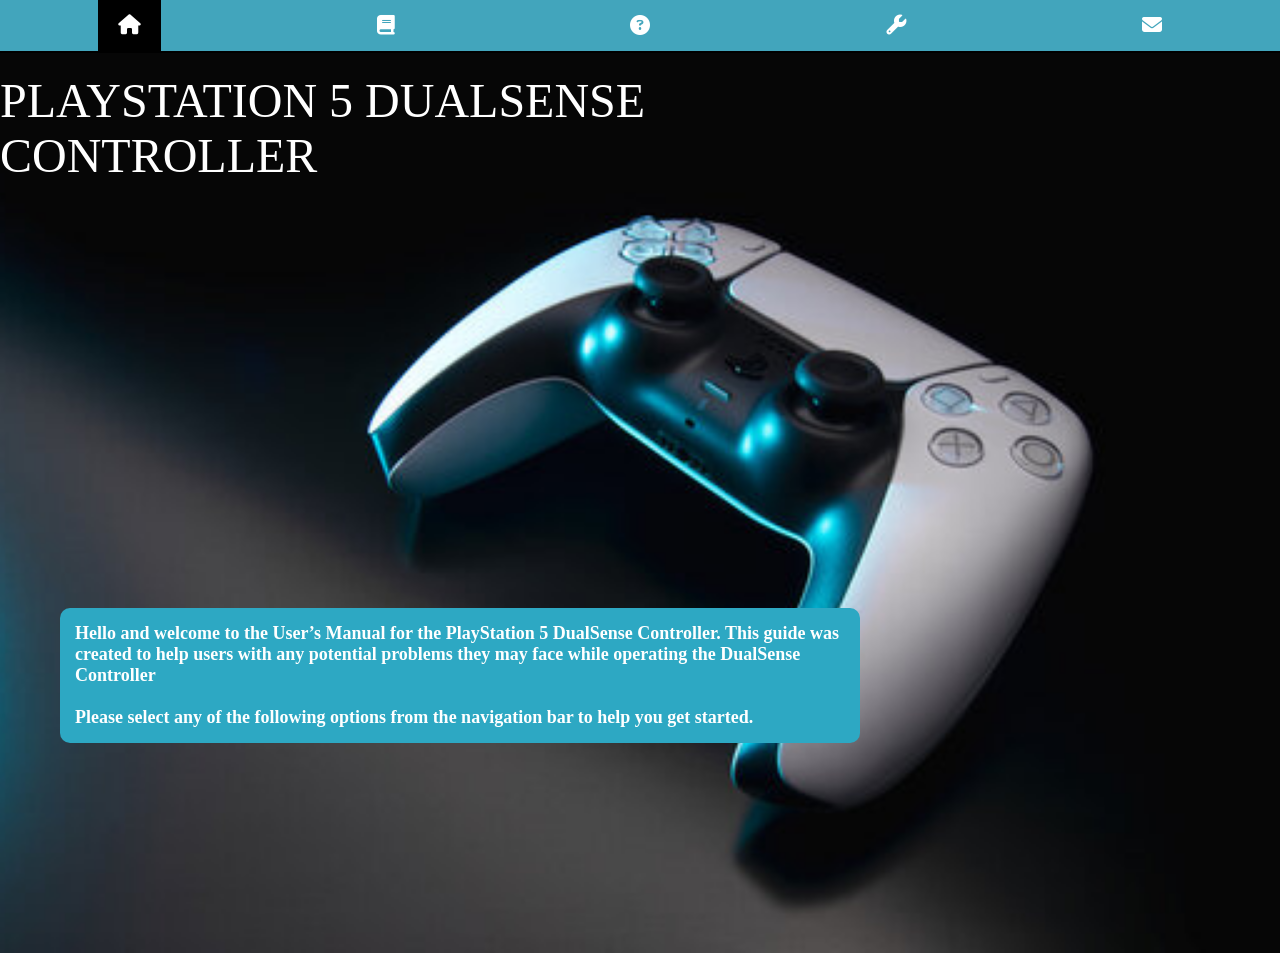
<file: index.html>
<!DOCTYPE html>
<html>
    <head>
        <title>Home Page</title>
        <link rel="stylesheet" href="styles.css">
        <link rel="stylesheet" href="https://cdnjs.cloudflare.com/ajax/libs/font-awesome/6.5.0/css/all.min.css">
    </head>
    <body>
         <div class="topnav">
            <a class="active" href="index.html"><i class="fa-solid fa-house"></i></a>
            <a href="user_guide.html"><i class="fa-solid fa-book"></i></a>
            <a href="FAQ.html"><i class="fa-solid fa-circle-question"></i></a>
            <a href="troubleshoot.html"><i class="fa-solid fa-wrench"></i></a>
            <a href="contact.html"><i class="fa-solid fa-envelope"></i></a>
        </div>
        <div class="hero_image" aria-label="Picture of a Playstation5 Controller">
            <div class="hero_title">
                <p class = "home_title">PLAYSTATION 5 DUALSENSE CONTROLLER</p>
            </div>
                <div class="hero_p">
                    <p><strong>Hello and welcome to the User’s Manual for the PlayStation 5 DualSense Controller. 
                        This guide was created to help users with any potential problems they may face while operating the DualSense Controller
                    </p></strong>
                    <p><strong>
                        <br>
                        Please select any of the following options from the navigation bar to help you get started.
                    </strong></p>
                </div>
                
            
        </div>


    </body>
</html>
</file>
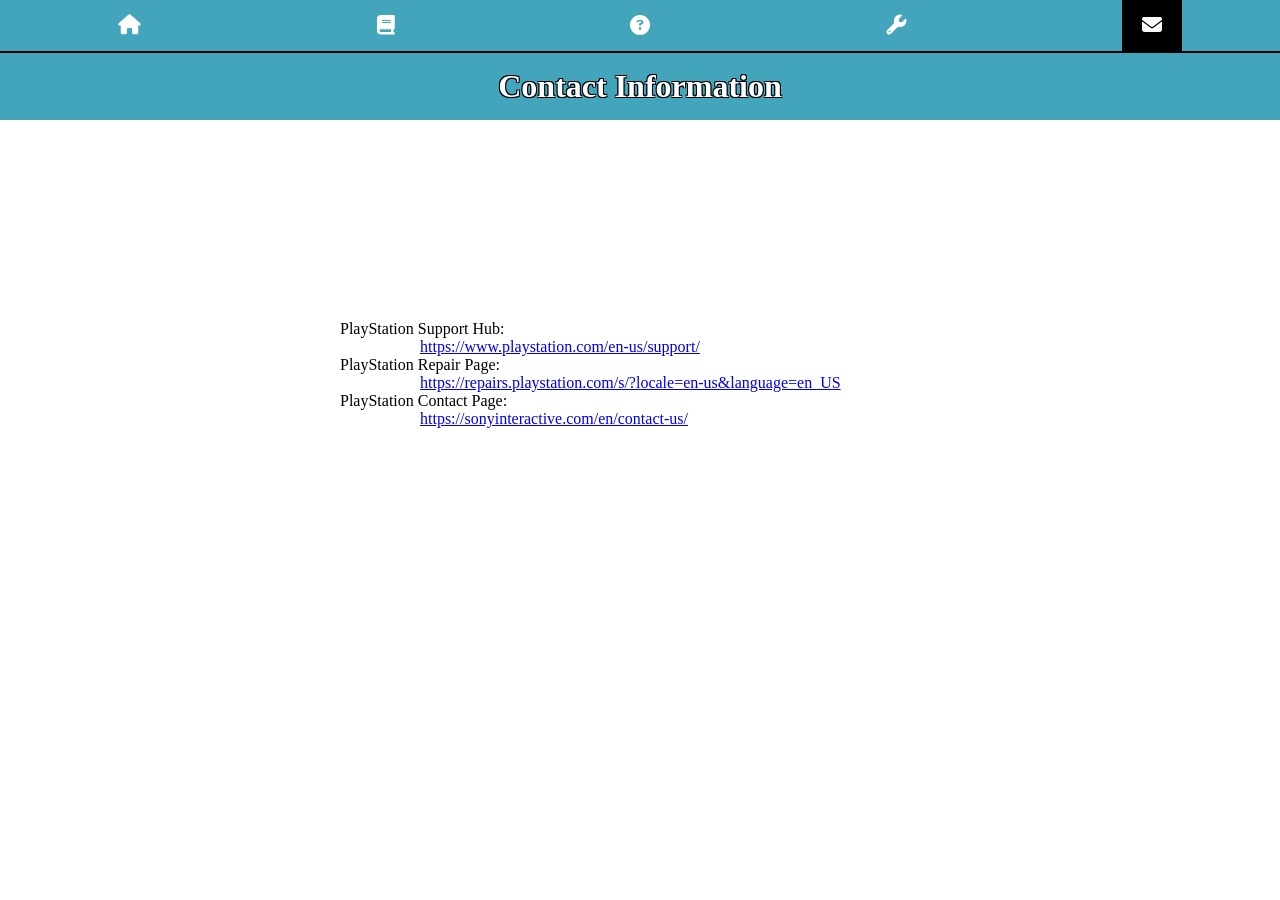
<file: contact.html>
<!DOCTYPE html>
<html>
<head>
    <title>Contact Info</title>
    <link rel="stylesheet" href="styles.css">
    <link rel="stylesheet" href="https://cdnjs.cloudflare.com/ajax/libs/font-awesome/6.5.0/css/all.min.css">
</head>

<body>

    <div class="topnav">
        <a href="index.html"><i class="fa-solid fa-house"></i></a>
        <a href="user_guide.html"><i class="fa-solid fa-book"></i></a>
        <a href="FAQ.html"><i class="fa-solid fa-circle-question"></i></a>
        <a href="troubleshoot.html"><i class="fa-solid fa-wrench"></i></a>
        <a class="active" href="#contact.html"><i class="fa-solid fa-envelope"></i></a>
    </div>

    <h1>Contact Information</h1>
    
    <div class="container_contact">
    
    <!-- LEFT: TEXT -->
    <div class="contact_text">
      
        <p>PlayStation Support Hub: </p>
        <p style="text-indent: 5em;"><a href="https://www.playstation.com/en-us/support/">https://www.playstation.com/en-us/support/</a>
        <p>PlayStation Repair Page: </p>
        <p style="text-indent: 5em;"><a href="https://repairs.playstation.com/s/?locale=en-us&language=en_US">https://repairs.playstation.com/s/?locale=en-us&language=en_US</a>
        <p>PlayStation Contact Page: </p>
        <p style="text-indent: 5em;"><a href="https://sonyinteractive.com/en/contact-us/">https://sonyinteractive.com/en/contact-us/</a>
        
    </div>
    </div>
</body>
</html>
</file>
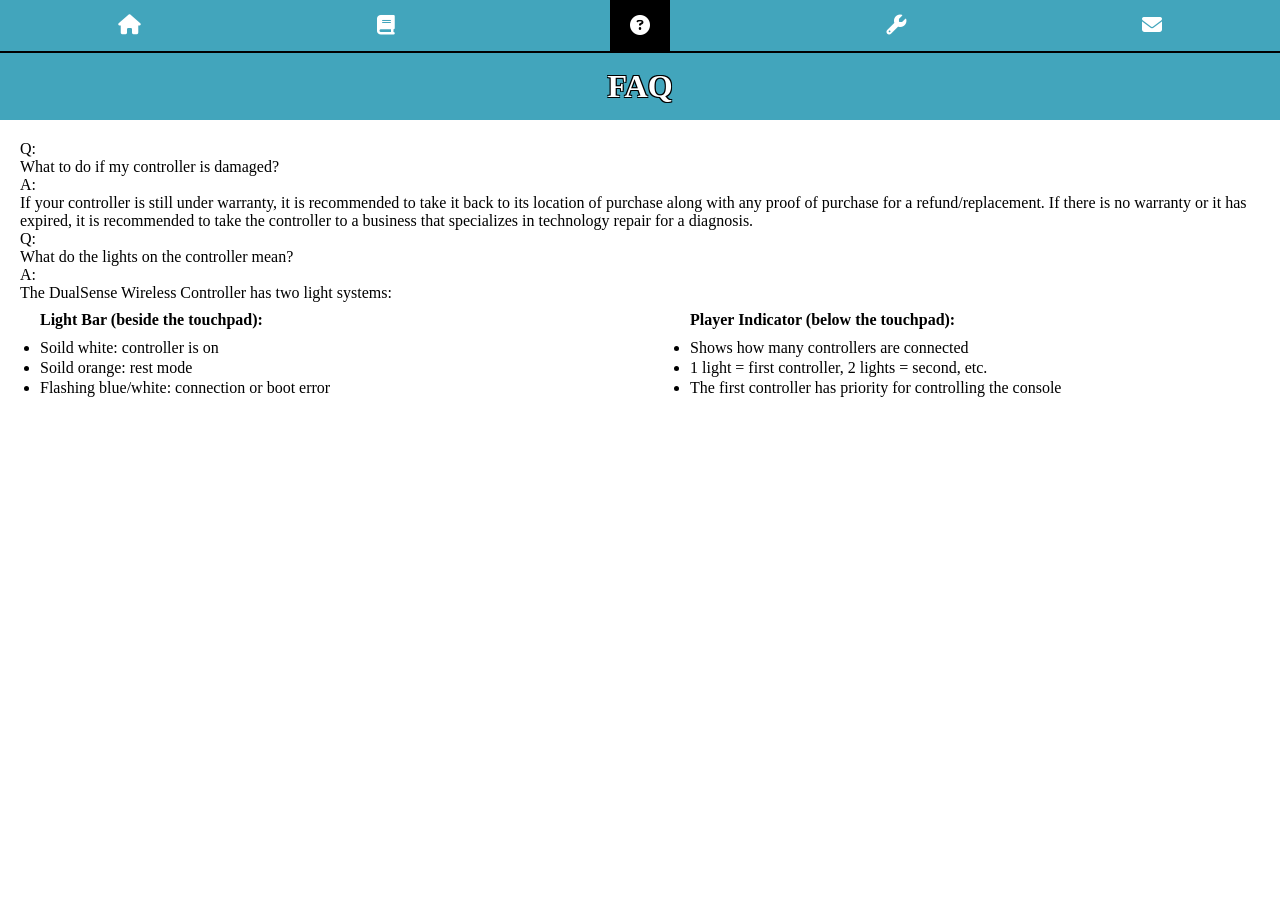
<file: FAQ.html>
<!DOCTYPE html>
<html>
<head>
  <title>FAQ</title>
  <link rel="stylesheet" href="styles.css">
  <link rel="stylesheet" href="https://cdnjs.cloudflare.com/ajax/libs/font-awesome/6.5.0/css/all.min.css">
</head>

<body>

  <!-- NAVIGATION BAR-->
  <div class="topnav">
        <a href="index.html"><i class="fa-solid fa-house"></i></a>
        <a href="user_guide.html"><i class="fa-solid fa-book"></i></a>
        <a class="active" href="FAQ.html"><i class="fa-solid fa-circle-question"></i></a>
        <a href="troubleshoot.html"><i class="fa-solid fa-wrench"></i></a>
        <a href="contact.html"><i class="fa-solid fa-envelope"></i></a>
    </div>

  <h1>FAQ</h1>

  <div class="faq-section">

    <p class="qa-label">Q:</p>
    <p class="qa-text">What to do if my controller is damaged?</p>

    <p class="qa-label">A:</p>
    <p class="qa-text">
      If your controller is still under warranty, it is recommended to take it back to its location of purchase along with any proof of purchase for a refund/replacement. If there is no warranty or it has expired, it is recommended to take the controller to a business that specializes in technology repair for a diagnosis.
    </p>

    <p class="qa-label">Q:</p>
    <p class="qa-text">What do the lights on the controller mean?</p>

    <p class="qa-label">A:</p>
    <p class="qa-text">The DualSense Wireless Controller has two light systems:</p>

    <div class="container">

      <div class="text">
        <p><strong>Light Bar (beside the touchpad):</strong></p>
        <ul class="user_list">
          <li>Soild white: controller is on</li>
          <li>Soild orange: rest mode</li>
          <li>Flashing blue/white: connection or boot error</li>
        </ul>
      </div>

      <div class="text">
        <p><strong>Player Indicator (below the touchpad):</strong></p>
        <ul class="user_list">
          <li>Shows how many controllers are connected</li>
          <li>1 light = first controller, 2 lights = second, etc.</li>
          <li>The first controller has priority for controlling the console</li>
        </ul>
      </div>
    </div>
  </div>
  
</body>
</html>
</file>
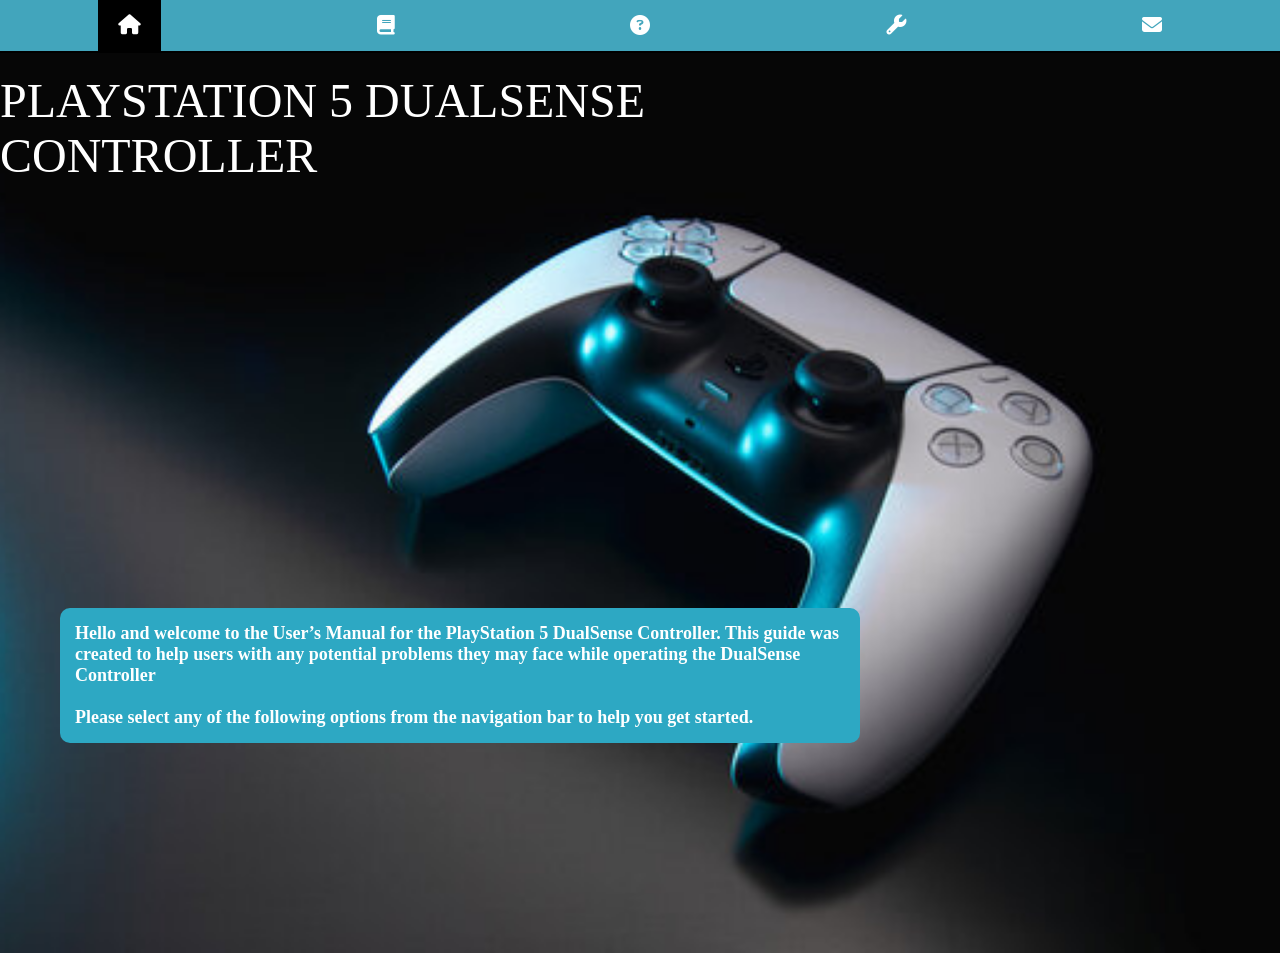
<file: home_page.html>
<!DOCTYPE html>
<html>
    <head>
        <title>Home Page</title>
        <link rel="stylesheet" href="styles.css">
        <link rel="stylesheet" href="https://cdnjs.cloudflare.com/ajax/libs/font-awesome/6.5.0/css/all.min.css">
    </head>
    <body>
         <div class="topnav">
            <a class="active" href="home_page.html"><i class="fa-solid fa-house"></i></a>
            <a href="user_guide.html"><i class="fa-solid fa-book"></i></a>
            <a href="FAQ.html"><i class="fa-solid fa-circle-question"></i></a>
            <a href="troubleshoot.html"><i class="fa-solid fa-wrench"></i></a>
            <a href="contact.html"><i class="fa-solid fa-envelope"></i></a>
        </div>
        <div class="hero_image">
            <div class="hero_title">
                <p class = "home_title">PLAYSTATION 5 DUALSENSE CONTROLLER</p>
            </div>
                <div class="hero_p">
                    <p><strong>Hello and welcome to the User’s Manual for the PlayStation 5 DualSense Controller. 
                        This guide was created to help users with any potential problems they may face while operating the DualSense Controller
                    </p></strong>
                    <p><strong>
                        <br>
                        Please select any of the following options from the navigation bar to help you get started.
                    </strong></p>
                </div>
                
            
        </div>


    </body>
</html>
</file>
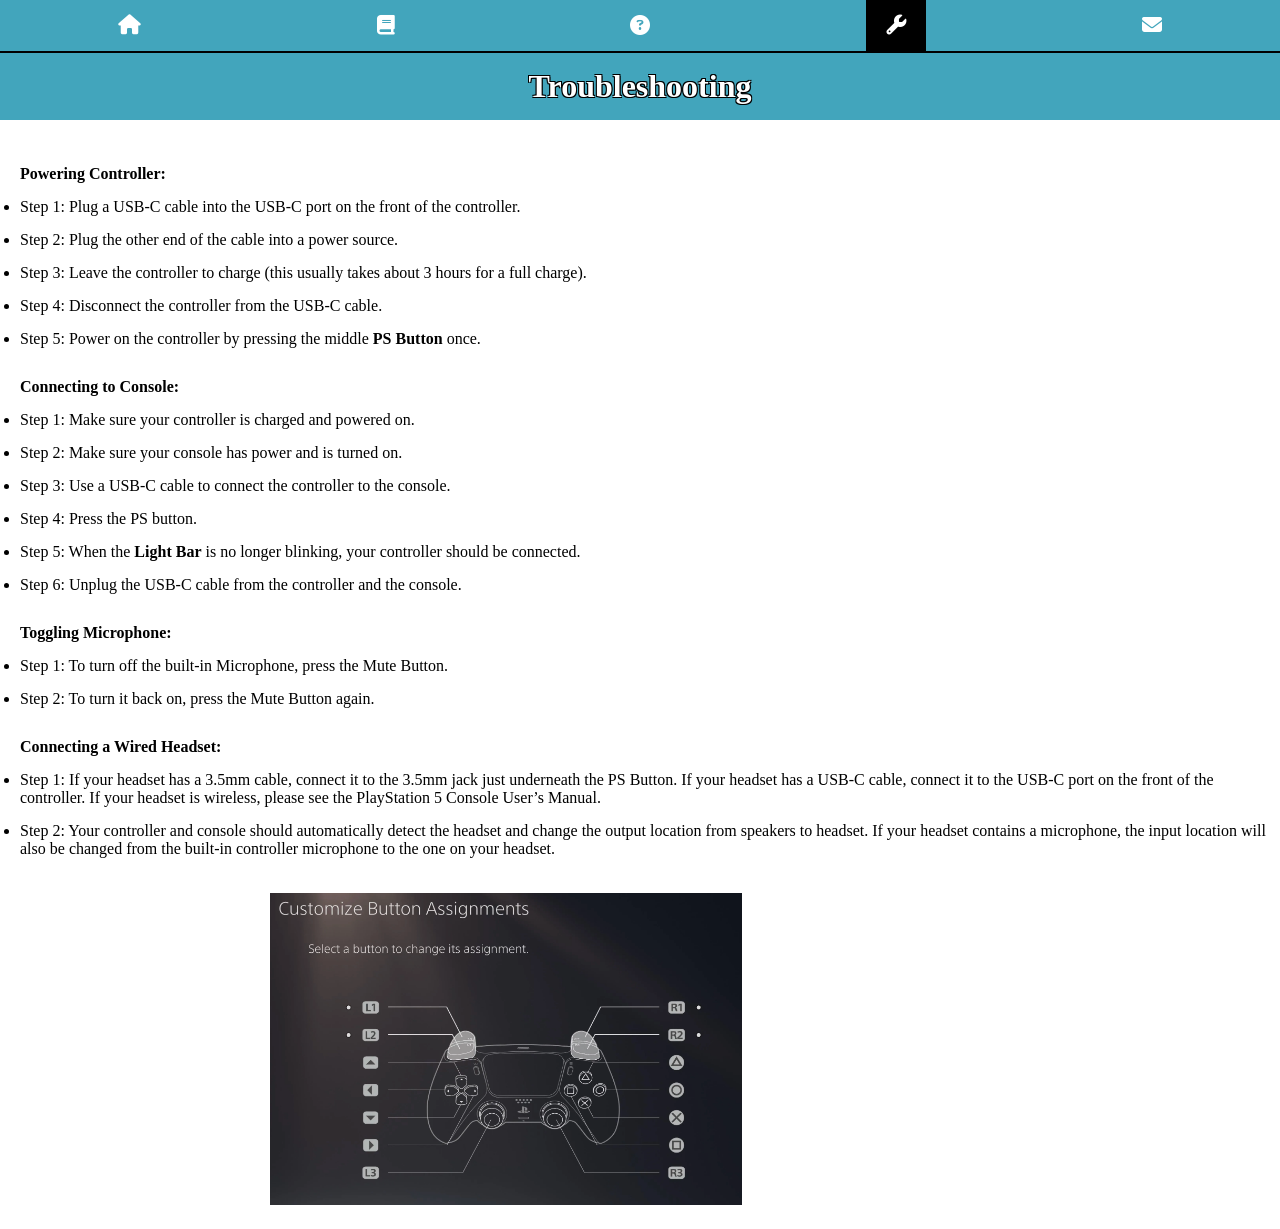
<file: troubleshoot.html>
<!DOCTYPE html>
<html>
<head>
	<title>Troubleshooting</title>
	<link rel="stylesheet" href="styles.css">
	<link rel="stylesheet" href="https://cdnjs.cloudflare.com/ajax/libs/font-awesome/6.5.0/css/all.min.css">
</head>

<body>


    <div class="topnav">
        <a href="index.html"><i class="fa-solid fa-house"></i></a>
        <a href="user_guide.html"><i class="fa-solid fa-book"></i></a>
        <a href="FAQ.html"><i class="fa-solid fa-circle-question"></i></a>
        <a class="active" href="troubleshoot.html"><i class="fa-solid fa-wrench"></i></a>
        <a href="contact.html"><i class="fa-solid fa-envelope"></i></a>
    </div>


    <h1>Troubleshooting</h1>

    <div class="troubleshooting-section">
        


        <p><strong>Powering Controller:</strong></p>
          <ul class="user_list">
            <li>Step 1: Plug a USB-C cable into the USB-C port on the front of the controller.</li>
            <li>Step 2: Plug the other end of the cable into a power source. </li>
            <li>Step 3: Leave the controller to charge (this usually takes about 3 hours for a full charge). </li>
	          <li>Step 4: Disconnect the controller from the USB-C cable. </li>
	          <li>Step 5: Power on the controller by pressing the middle <b>PS Button</b> once. </li>
          </ul>

        <p><strong>Connecting to Console:</strong> </p>
          <ul class="user_list">
            <li>Step 1: Make sure your controller is charged and powered on.</li>
            <li>Step 2: Make sure your console has power and is turned on. </li>
            <li>Step 3: Use a USB-C cable to connect the controller to the console. </li>
            <li>Step 4: Press the PS button. </li>
            <li>Step 5: When the <b>Light Bar</b> is no longer blinking, your controller should be connected. </li>
            <li>Step 6: Unplug the USB-C cable from the controller and the console. </li>
      </ul>
  
        <p><strong>Toggling Microphone: </strong></p>
          <ul class="user_list">
            <li>Step 1: To turn off the built-in Microphone, press the Mute Button. </li>
            <li>Step 2:  To turn it back on, press the Mute Button again. </li>
          </ul>
  
       <p><strong>Connecting a Wired Headset: </strong></p>
        <ul class = "user_list">
            <li>Step 1: If your headset has a 3.5mm cable, connect it to the 3.5mm jack just underneath the PS Button. If your headset has a USB-C cable, 
            connect it to the USB-C port on the front of the controller. If your headset is wireless, please see the PlayStation 5 Console User’s Manual. </li>
            <li>Step 2: Your controller and console should automatically detect the headset and change the output location from speakers to headset. 
            If your headset contains a microphone, the input location will also be changed from the built-in controller microphone to the one on your headset.</li>
        </ul>
    </div>

      <img class = "trouble-image" src="controller_layout.png" alt="PS5 Controller Button Assignment">
    </body>
</html>
</file>
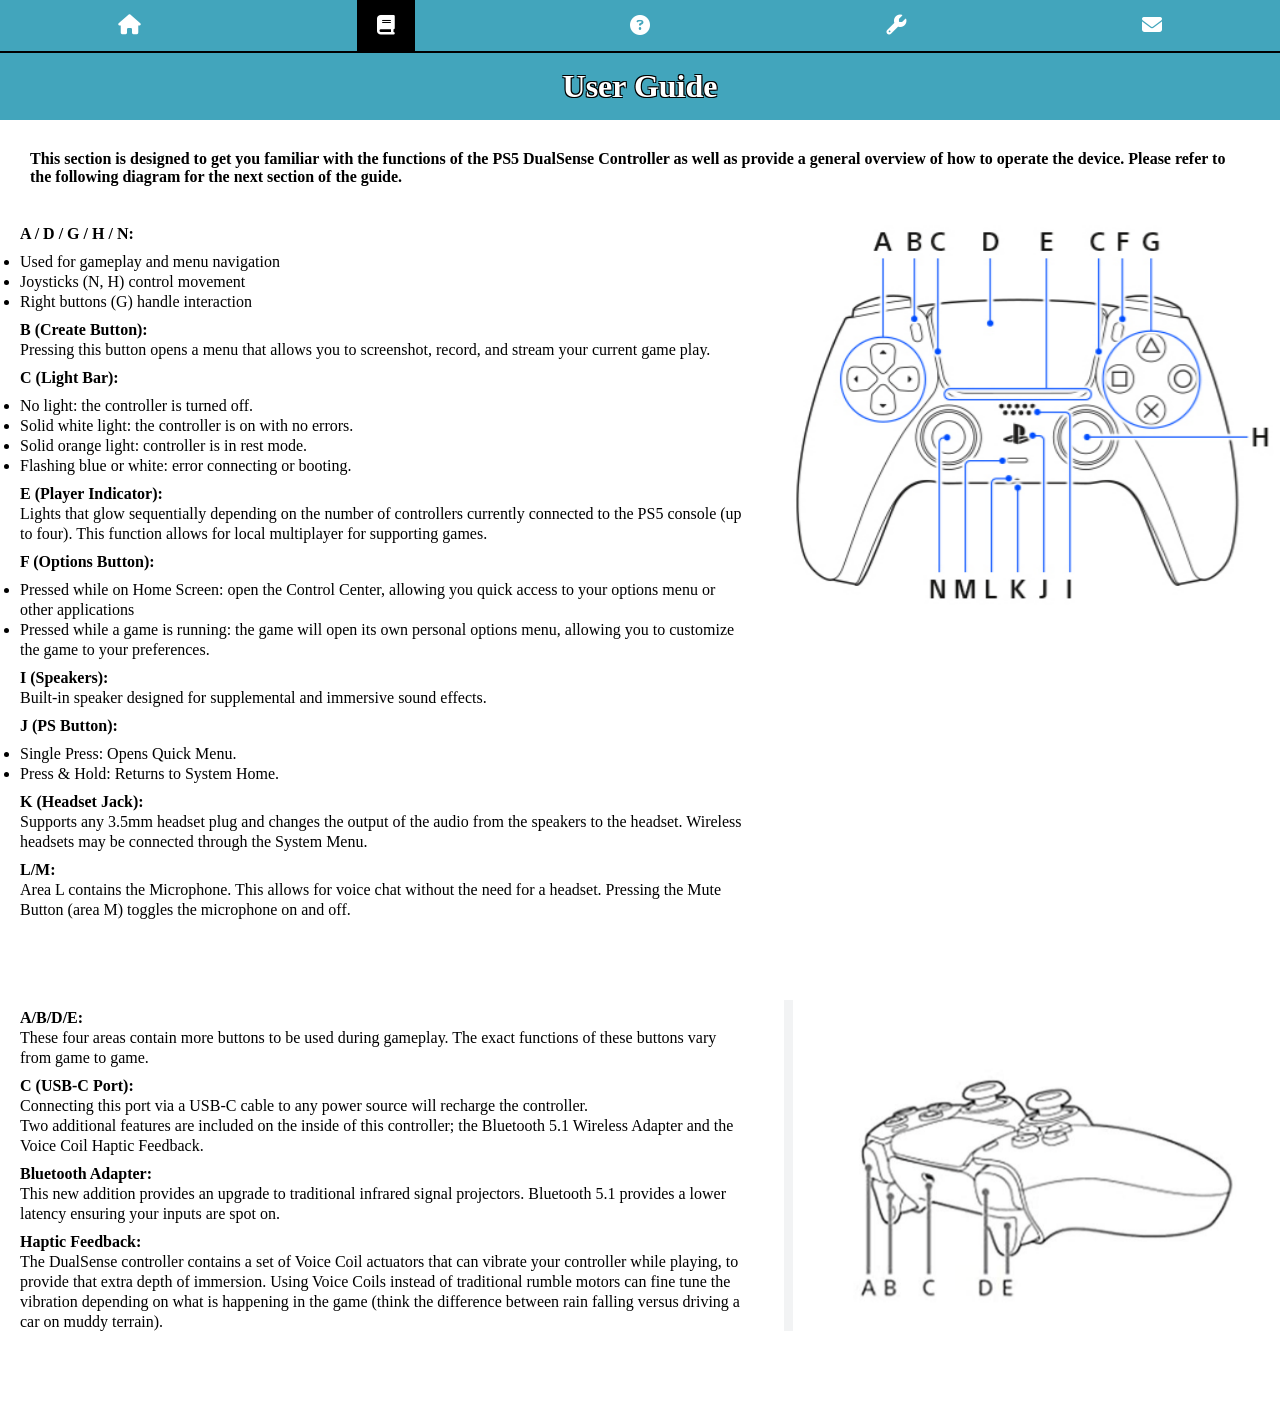
<file: user_guide.html>
<!DOCTYPE html>
<html>
<head>
    <title>User Guide</title>
    <link rel="stylesheet" href="styles.css">
    <link rel="stylesheet" href="https://cdnjs.cloudflare.com/ajax/libs/font-awesome/6.5.0/css/all.min.css">
</head>

<body>

    <div class="topnav">
        <a href="index.html"><i class="fa-solid fa-house"></i></a>
        <a class="active" href="user_guide.html"><i class="fa-solid fa-book"></i></a>
        <a href="FAQ.html"><i class="fa-solid fa-circle-question"></i></a>
        <a href="troubleshoot.html"><i class="fa-solid fa-wrench"></i></a>
        <a href="contact.html"><i class="fa-solid fa-envelope"></i></a>
    </div>

    <h1>User Guide</h1>
    <p class = "guide_bold">
        <b>
        This section is designed to get you familiar with the functions of the PS5 DualSense Controller as well as provide a general overview of how to operate the device. Please refer to the following diagram for the next section of the guide.
        </b>
    </p>

    <div class="container">
    
    <!-- LEFT: TEXT -->
    <div class="text">
        
        <p><strong>A / D / G / H / N: </strong></p>
        <ul class="user_list">
            <li>Used for gameplay and menu navigation</li>
            <li>Joysticks (N, H) control movement</li>
            <li>Right buttons (G) handle interaction </li>
        </ul>
        <p><strong>B (Create Button): </strong> Pressing this button opens a menu that allows you to screenshot, record, and stream your current game play.</p>
        <p><strong>C (Light Bar): </strong></p>
        <ul class="user_list">
            <li> No light: the controller is turned off.</li>
            <li> Solid white light: the controller is on with no errors.</li>
            <li> Solid orange light: controller is in rest mode.</li>
            <li> Flashing blue or white: error connecting or booting.</li>
        </ul>
        <p><strong>E (Player Indicator):</strong>Lights that glow sequentially depending on the number of controllers currently connected to the PS5 console (up to four). This function allows for local multiplayer for supporting games.</p>
        <p><strong>F (Options Button):</strong></p>
        <ul class = "user_list">
            <li> Pressed while on Home Screen: open the Control Center, allowing you quick access to your options menu or other applications</li>
            <li> Pressed while a game is running: the game will open its own personal options menu, allowing you to customize the game to your preferences.</li>
        </ul>
        <p><strong>I (Speakers): </strong>Built-in speaker designed for supplemental and immersive sound effects.</p>
        <p><strong>J (PS Button): </strong></p> 
        <ul class = "user_list"> 
            <li> Single Press: Opens Quick Menu.</li>
            <li> Press & Hold: Returns to System Home.</li>
        </ul>
        <p><strong>K (Headset Jack): </strong> Supports any 3.5mm headset plug and changes the output of the audio from the speakers to the headset. Wireless headsets may be connected through the System Menu.</p>
        <p><strong>L/M: </strong> Area L contains the Microphone. This allows for voice chat without the need for a headset. Pressing the Mute Button (area M) toggles the microphone on and off.</p>

    </div>

    <!-- RIGHT: DIAGRAM -->
    <div class="diagram">
        <img src="playstation_1.png" alt="PS5 Controller Front View">
    </div>

    </div>

        <div class="container">
        <div class ="text">
            <p><strong>A/B/D/E:</strong>These four areas contain more buttons to be used during gameplay. The exact functions of these buttons vary from game to game.</p>
            <p><strong>C (USB-C Port):</strong>Connecting this port via a USB-C cable to any power source will recharge the controller.</p>
            <p>Two additional features are included on the inside of this controller; the Bluetooth 5.1 Wireless Adapter and the Voice Coil Haptic Feedback.</p>
            <p><strong>Bluetooth Adapter:</strong>This new addition provides an upgrade to traditional infrared signal projectors. Bluetooth 5.1 provides a lower latency ensuring your inputs are spot on.</p>
            <p><strong>Haptic Feedback:</strong>The DualSense controller contains a set of Voice Coil actuators that can vibrate your controller while playing, to provide that extra depth of immersion. Using Voice Coils instead of traditional rumble motors can fine tune the vibration depending on what is happening in the game (think the difference between rain falling versus driving a car on muddy terrain).</p>
        </div>
        <div class="diagram">
            <img src="playstation_2.png" alt="PS5 Controller Back View">
        </div>
    </div>
</body>
</html>
</file>
<file: styles.css>
.topnav {
    background-color: #42A5BC;
    overflow: hidden;
    display: flex;
    justify-content: space-around;
    border-bottom: 2px solid black;
}

.contact_text{
    top: 40px;
    width: 600px; 
    margin: 0 auto;
}

.topnav a {
    color: white;
    padding: 14px 20px;
    text-decoration: none;
    font-size: 20px;
}

.topnav a:hover {
    background-color: #575757;
}

.topnav a.active {
    background-color: black;
}

.user_list {
    color: black;
}

.container {
    display: flex;
    gap: 40px;
    align-items: flex-start;
    margin-bottom: 80px;
}

.text {
    width: 60%;
    padding: auto;
    line-height: 1.25;
    padding-left: 20px;
}

.text_contact{
  width: 600px; 
  margin: 0 auto;
}
.diagram {
    width: 40%;
    position: relative;
}

.diagram img {
    width: 100%;
    position: sticky;
    top: 20px;
}

h1 {
    background-color: #42A5BC;
    color: white;
    text-align: center;
    padding: 15px;
    margin: 0;

    /* black outline effect */
    text-shadow: 
        -1px -1px 0 black,
         1px -1px 0 black,
        -1px  1px 0 black,
         1px  1px 0 black;
}
.hero_image{
    background-image: url("playstation_background.jpg");
    background-size: cover;
    background-position: center;
    background-repeat: no-repeat;
    height: 100vh;
    position: relative;
}

.home_title{
    color:white;
    padding-top: 20px;
    margin-bottom: 10px;
    font-size: 3rem;
    width: 75%;
}

.hero_p{
    color: white;
    background-color: #2da8c3;
    padding: 15px;
    border-radius: 10px;
    max-width: 800px;
    margin: 10px auto;

    position: absolute;
    bottom: 200px;
    left: 60px;
    font-size: large;
}
*{
    margin: 0;
    padding: 0;
    box-sizing: border-box;
}
.trouble-image{
    width: 40%;
    position: relative;
    left: 250px;
    padding: 20px;
}

.container_contact{
    display: flex;
    gap: 40px;
    align-items: flex-start;
    margin-bottom: 80px;
    padding-top: 200px;;
}
.guide_bold{
    padding: 30px;
}

.text ul.user_list {
    margin-top: 0.5em;
    margin-bottom: .5em;
}

.text p strong {
    display: block;
    margin-top: 0.5em;
}

.troubleshooting-section
{
    margin-top: 30px;
    padding-left: 20px;
}

.troubleshooting-section p
{
    padding-top: 15px;
    margin-top:15px;
    margin-bottom: 15px;
}

.troubleshooting-section .user_list li
{
    margin-bottom: 15px;
}


.trouble-image
{
    position: center;
    justify-content: center;
}

.faq-section
{
    padding-top: 20px;
    padding-left: 20px;
}
</file>
